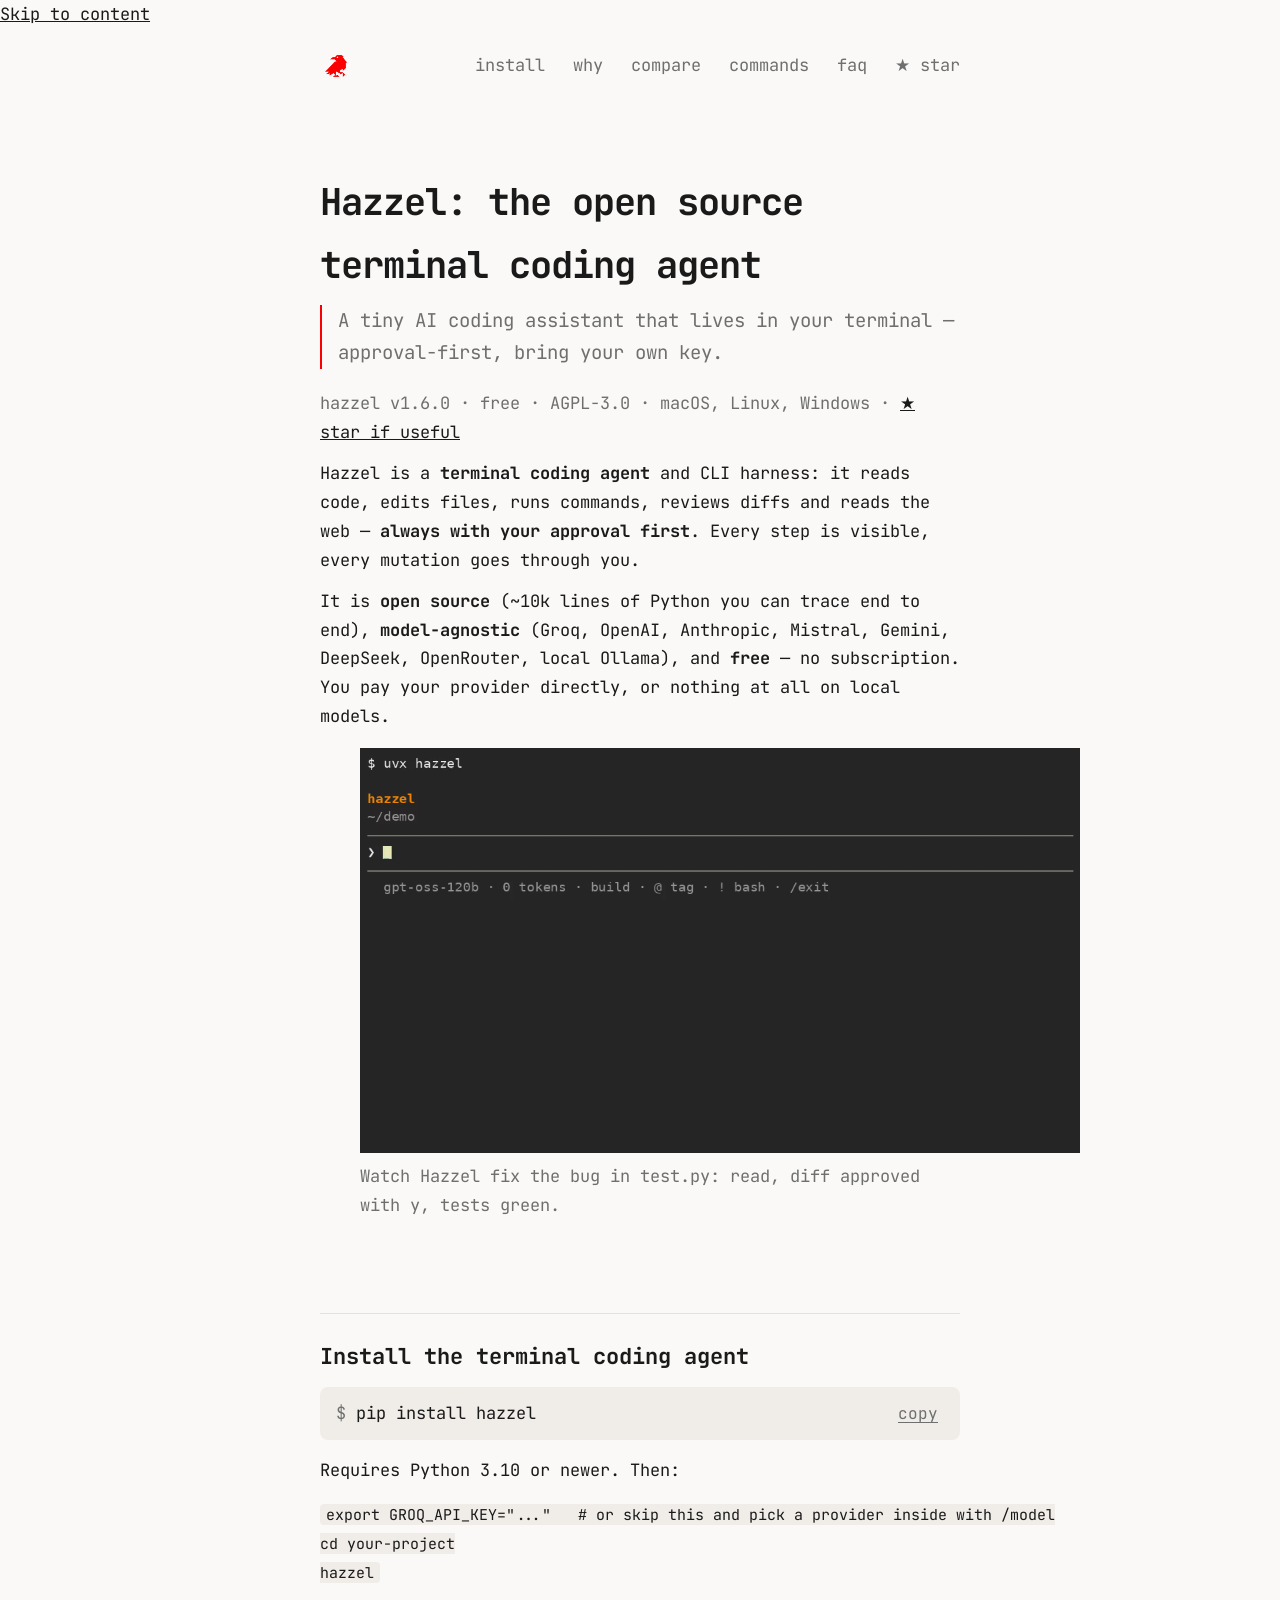
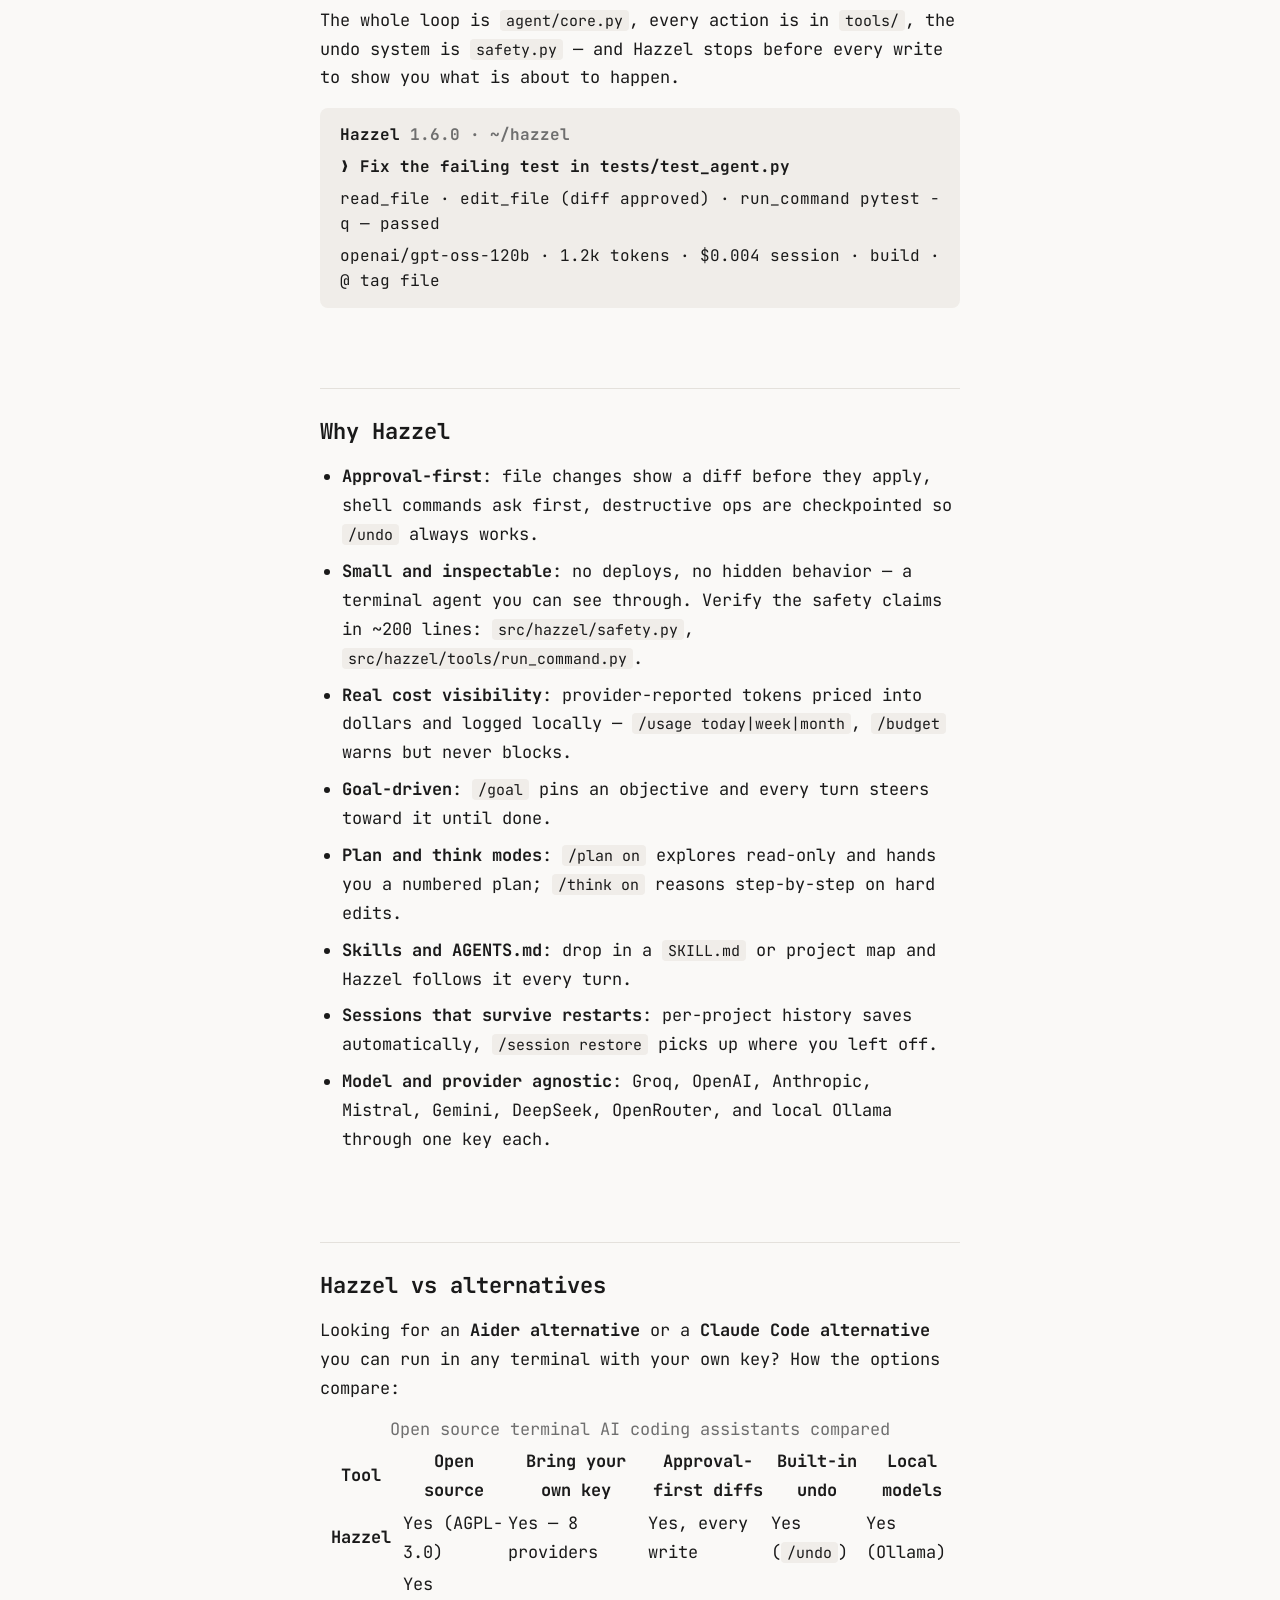
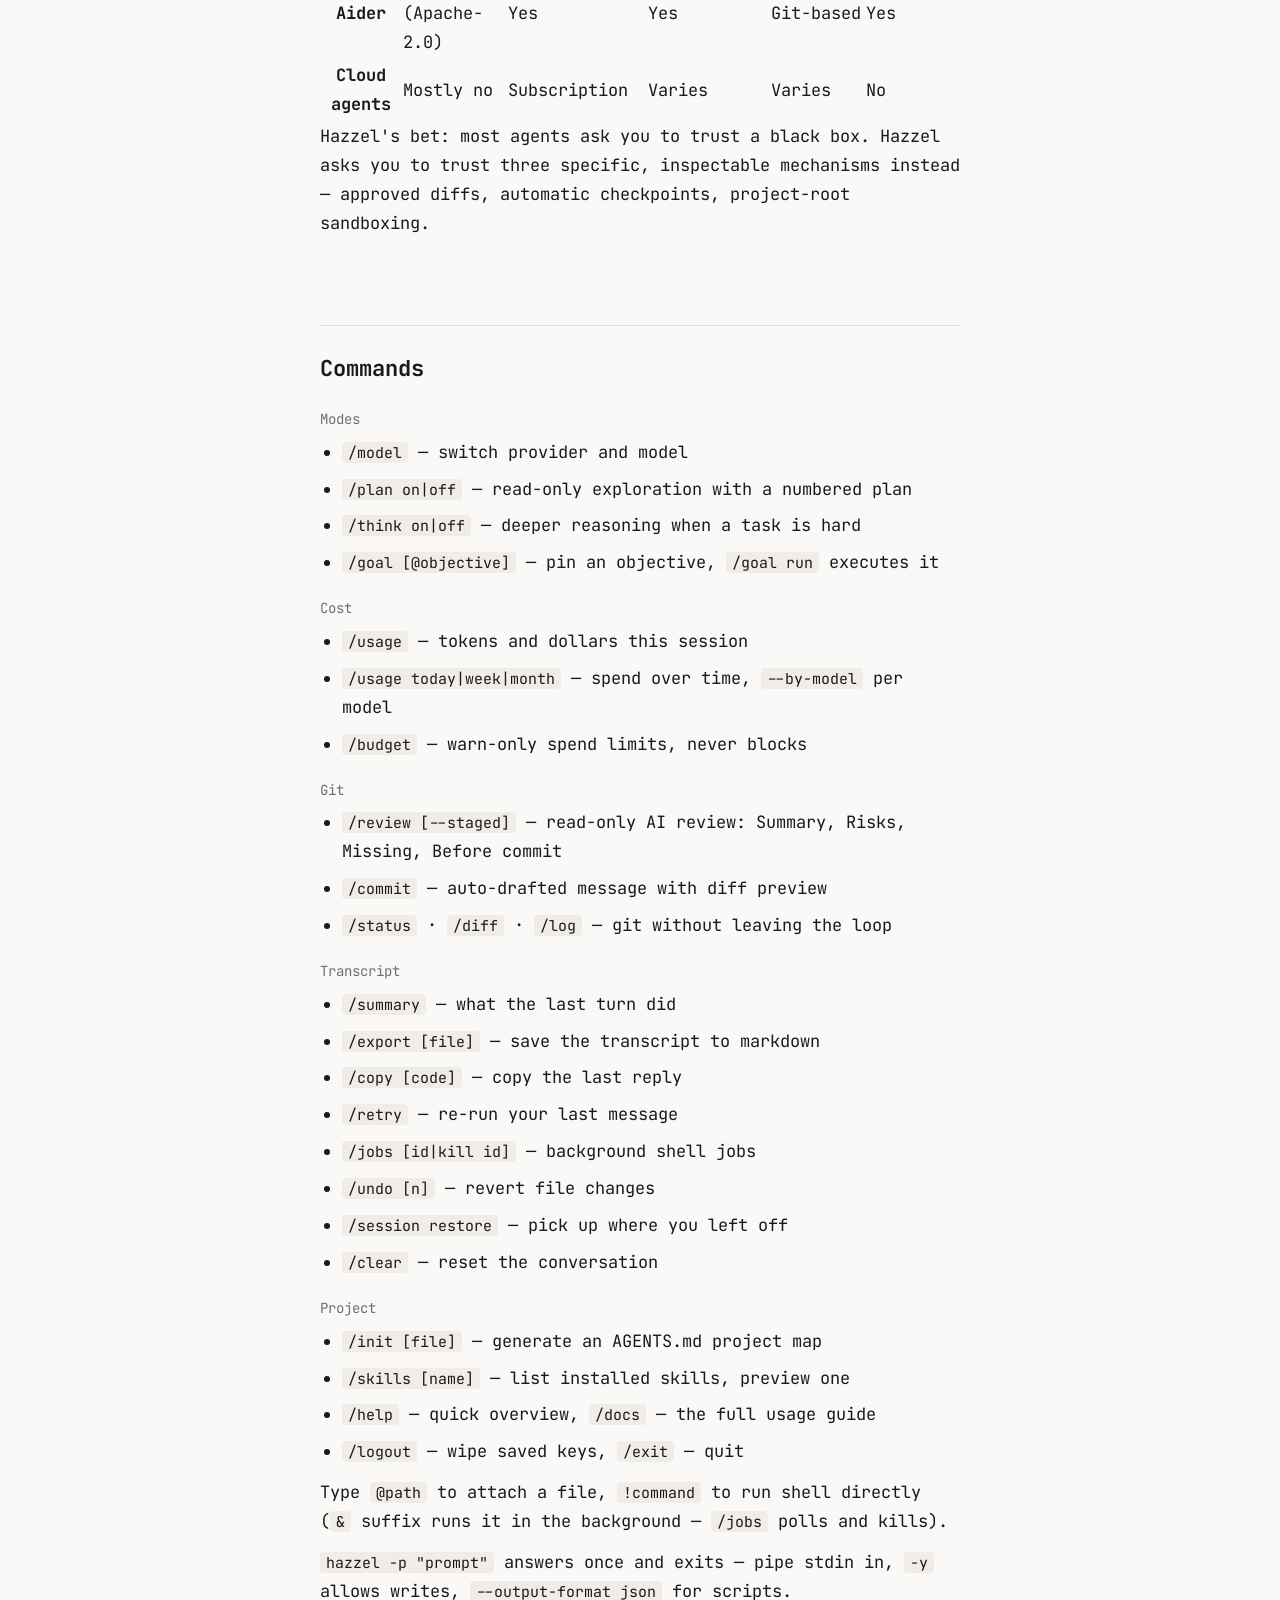
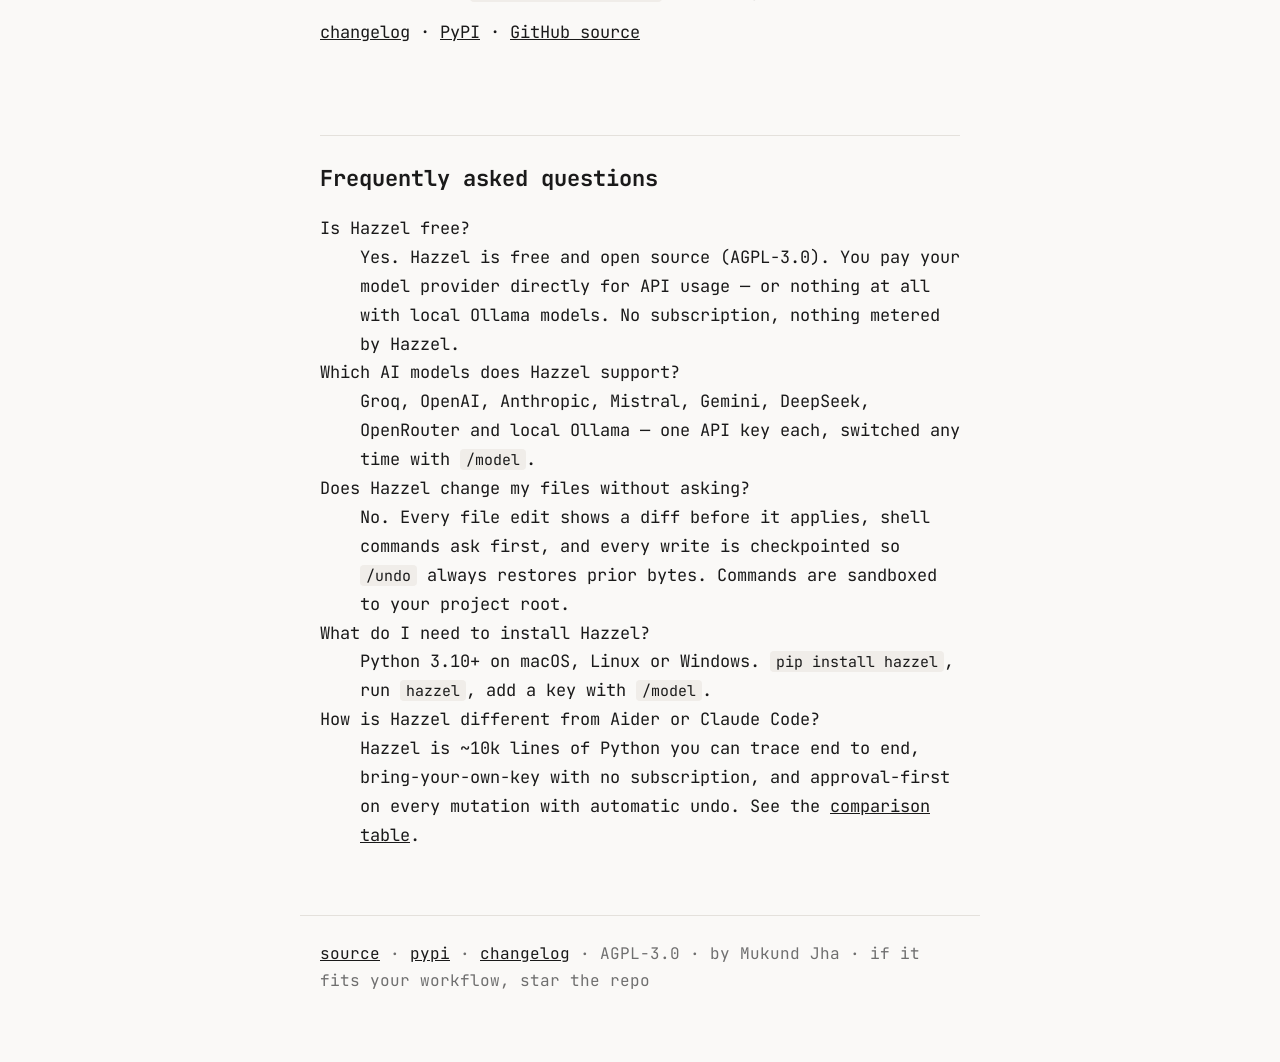
<file: site/index.html>
<!DOCTYPE html>
<html lang="en">
<head>
<meta charset="utf-8">
<meta name="viewport" content="width=device-width, initial-scale=1">
<title>Hazzel — Open Source Terminal Coding Agent</title>
<meta name="description" content="Hazzel is a free, open source AI coding agent for your terminal. Reads code, edits files, runs commands — approval-first, with your own API key.">
<link rel="canonical" href="https://mukundzha.github.io/hazzel/">
<meta name="robots" content="index, follow, max-image-preview:large">
<meta name="author" content="Mukund Jha">
<meta name="theme-color" content="#faf9f7">
<meta name="keywords" content="terminal coding agent, AI coding assistant, CLI coding agent, open source AI agent, bring your own key, aider alternative, claude code alternative, python coding agent, groq coding assistant">
<meta property="og:type" content="website">
<meta property="og:site_name" content="Hazzel">
<meta property="og:url" content="https://mukundzha.github.io/hazzel/">
<meta property="og:title" content="Hazzel — Open Source Terminal Coding Agent">
<meta property="og:description" content="A tiny coding agent in your terminal. Reads code, edits files, runs commands — every change approved by you first. Free, open source, bring your own key.">
<meta property="og:image" content="https://mukundzha.github.io/hazzel/og.png">
<meta property="og:image:width" content="1200">
<meta property="og:image:height" content="630">
<meta property="og:image:alt" content="Hazzel — open source terminal coding agent. pip install hazzel.">
<meta name="twitter:card" content="summary_large_image">
<meta name="twitter:title" content="Hazzel — Open Source Terminal Coding Agent">
<meta name="twitter:description" content="Tiny, approval-first AI coding agent for your terminal. Free, open source, bring your own key.">
<meta name="twitter:image" content="https://mukundzha.github.io/hazzel/og.png">
<link rel="icon" type="image/png" sizes="32x32" href="logo.png">
<link rel="apple-touch-icon" href="logo.png">
<link rel="preconnect" href="https://fonts.googleapis.com">
<link rel="preconnect" href="https://fonts.gstatic.com" crossorigin>
<link href="https://fonts.googleapis.com/css2?family=JetBrains+Mono:wght@400;500;700&display=swap" rel="stylesheet">
<link rel="stylesheet" href="styles.css">
<script type="application/ld+json">
{"@context":"https://schema.org","@type":"SoftwareApplication","name":"Hazzel","alternateName":"Hazzel terminal coding agent","applicationCategory":"DeveloperApplication","operatingSystem":["macOS","Linux","Windows"],"softwareVersion":"1.6.0","license":"https://www.gnu.org/licenses/agpl-3.0.html","isAccessibleForFree":true,"offers":{"@type":"Offer","price":"0","priceCurrency":"USD"},"author":{"@type":"Person","name":"Mukund Jha","url":"https://github.com/mukundzha"},"codeRepository":"https://github.com/mukundzha/hazzel","downloadUrl":"https://pypi.org/project/hazzel/","programmingLanguage":"Python","requirements":"Python 3.10 or newer","description":"Open source AI coding agent for the terminal. Reads code, edits files, runs commands, reviews diffs — approval-first, with your own API key (Groq, OpenAI, Anthropic, Mistral, Gemini, DeepSeek, OpenRouter, Ollama)."}
</script>
<script type="application/ld+json">
{"@context":"https://schema.org","@type":"FAQPage","mainEntity":[{"@type":"Question","name":"Is Hazzel free?","acceptedAnswer":{"@type":"Answer","text":"Yes. Hazzel is free and open source (AGPL-3.0). You pay your model provider directly for API usage — or nothing at all with local Ollama models. No subscription."}},{"@type":"Question","name":"Which AI models does Hazzel support?","acceptedAnswer":{"@type":"Answer","text":"Groq, OpenAI, Anthropic, Mistral, Gemini, DeepSeek, OpenRouter and local Ollama — one API key each, switched with /model."}},{"@type":"Question","name":"Does Hazzel change files without asking?","acceptedAnswer":{"@type":"Answer","text":"No. Every file edit shows a diff before it applies, shell commands ask first, and every write is checkpointed so /undo always restores prior bytes."}},{"@type":"Question","name":"What do I need to install Hazzel?","acceptedAnswer":{"@type":"Answer","text":"Python 3.10+ on macOS, Linux or Windows. pip install hazzel, run hazzel, add a key with /model."}},{"@type":"Question","name":"How is Hazzel different from Aider or Claude Code?","acceptedAnswer":{"@type":"Answer","text":"Hazzel is ~10k lines of Python you can trace end to end, bring-your-own-key with no subscription, and approval-first on every mutation with automatic undo checkpoints."}}]}
</script>
</head>
<body>
<a class="skip" href="#main">Skip to content</a>
<header class="nav">
  <a class="brand" href="https://mukundzha.github.io/hazzel/"><img src="logo.png" alt="Hazzel logo — open source terminal coding agent" width="34" height="34"></a>
  <nav aria-label="Primary">
    <a href="#install">install</a>
    <a href="#why">why</a>
    <a href="#compare">compare</a>
    <a href="#commands">commands</a>
    <a href="#faq">faq</a>
    <a href="https://github.com/mukundzha/hazzel">★ star</a>
  </nav>
</header>
<main id="main">
  <section aria-labelledby="hero">
    <h1 id="hero">Hazzel: the open source terminal coding agent</h1>
    <blockquote>A tiny AI coding assistant that lives in your terminal — approval-first, bring your own key.</blockquote>
    <p class="dim">hazzel v1.6.0 · free · AGPL-3.0 · macOS, Linux, Windows · <a href="https://github.com/mukundzha/hazzel">★ star if useful</a></p>
    <p>Hazzel is a <strong>terminal coding agent</strong> and CLI harness: it reads code, edits files, runs commands, reviews diffs and reads the web — <strong>always with your approval first</strong>. Every step is visible, every mutation goes through you.</p>
    <p>It is <strong>open source</strong> (~10k lines of Python you can trace end to end), <strong>model-agnostic</strong> (Groq, OpenAI, Anthropic, Mistral, Gemini, DeepSeek, OpenRouter, local Ollama), and <strong>free</strong> — no subscription. You pay your provider directly, or nothing at all on local models.</p>
    <figure class="demo">
      <img src="demo.gif" alt="Hazzel demo: ask it to fix the failing test in test.py — read, approve the edit with y, tests pass" width="720" height="405" loading="eager" fetchpriority="high">
      <figcaption class="dim">Watch Hazzel fix the bug in test.py: read, diff approved with y, tests green.</figcaption>
    </figure>
  </section>
  <section aria-labelledby="install">
    <h2 id="install">Install the terminal coding agent</h2>
    <div class="install">
      <code><span class="prompt">$ </span><span id="install-cmd">pip install hazzel</span></code>
      <button id="copy-btn" type="button">copy</button>
    </div>
    <p>Requires Python 3.10 or newer. Then:</p>
    <pre><code>export GROQ_API_KEY="..."   # or skip this and pick a provider inside with /model
cd your-project
hazzel</code></pre>
    <p>The whole loop is <code>agent/core.py</code>, every action is in <code>tools/</code>, the undo system is <code>safety.py</code> — and Hazzel stops before every write to show you what is about to happen.</p>
    <div class="turn" aria-label="Example session">
      <p class="turn-head">Hazzel <span class="dim">1.6.0 · ~/hazzel</span></p>
      <p class="turn-prompt">❯ Fix the failing test in tests/test_agent.py</p>
      <p class="turn-tools">read_file · edit_file (diff approved) · run_command pytest -q — passed</p>
      <p class="turn-meta">openai/gpt-oss-120b · 1.2k tokens · $0.004 session · build · @ tag file</p>
    </div>
  </section>
  <section aria-labelledby="why">
    <h2 id="why">Why Hazzel</h2>
    <ul>
      <li><strong>Approval-first</strong>: file changes show a diff before they apply, shell commands ask first, destructive ops are checkpointed so <code>/undo</code> always works.</li>
      <li><strong>Small and inspectable</strong>: no deploys, no hidden behavior — a terminal agent you can see through. Verify the safety claims in ~200 lines: <code>src/hazzel/safety.py</code>, <code>src/hazzel/tools/run_command.py</code>.</li>
      <li><strong>Real cost visibility</strong>: provider-reported tokens priced into dollars and logged locally — <code>/usage today|week|month</code>, <code>/budget</code> warns but never blocks.</li>
      <li><strong>Goal-driven</strong>: <code>/goal</code> pins an objective and every turn steers toward it until done.</li>
      <li><strong>Plan and think modes</strong>: <code>/plan on</code> explores read-only and hands you a numbered plan; <code>/think on</code> reasons step-by-step on hard edits.</li>
      <li><strong>Skills and AGENTS.md</strong>: drop in a <code>SKILL.md</code> or project map and Hazzel follows it every turn.</li>
      <li><strong>Sessions that survive restarts</strong>: per-project history saves automatically, <code>/session restore</code> picks up where you left off.</li>
      <li><strong>Model and provider agnostic</strong>: Groq, OpenAI, Anthropic, Mistral, Gemini, DeepSeek, OpenRouter, and local Ollama through one key each.</li>
    </ul>
  </section>
  <section aria-labelledby="compare">
    <h2 id="compare">Hazzel vs alternatives</h2>
    <p>Looking for an <strong>Aider alternative</strong> or a <strong>Claude Code alternative</strong> you can run in any terminal with your own key? How the options compare:</p>
    <div class="table-wrap">
    <table>
      <caption class="dim">Open source terminal AI coding assistants compared</caption>
      <thead>
        <tr><th scope="col">Tool</th><th scope="col">Open source</th><th scope="col">Bring your own key</th><th scope="col">Approval-first diffs</th><th scope="col">Built-in undo</th><th scope="col">Local models</th></tr>
      </thead>
      <tbody>
        <tr><th scope="row">Hazzel</th><td>Yes (AGPL-3.0)</td><td>Yes — 8 providers</td><td>Yes, every write</td><td>Yes (<code>/undo</code>)</td><td>Yes (Ollama)</td></tr>
        <tr><th scope="row">Aider</th><td>Yes (Apache-2.0)</td><td>Yes</td><td>Yes</td><td>Git-based</td><td>Yes</td></tr>
        <tr><th scope="row">Cloud agents</th><td>Mostly no</td><td>Subscription</td><td>Varies</td><td>Varies</td><td>No</td></tr>
      </tbody>
    </table>
    </div>
    <p>Hazzel's bet: most agents ask you to trust a black box. Hazzel asks you to trust three specific, inspectable mechanisms instead — approved diffs, automatic checkpoints, project-root sandboxing.</p>
  </section>
  <section aria-labelledby="commands">
    <h2 id="commands">Commands</h2>
    <p class="group">Modes</p>
    <ul>
      <li><code>/model</code> — switch provider and model</li>
      <li><code>/plan on|off</code> — read-only exploration with a numbered plan</li>
      <li><code>/think on|off</code> — deeper reasoning when a task is hard</li>
      <li><code>/goal [@objective]</code> — pin an objective, <code>/goal run</code> executes it</li>
    </ul>
    <p class="group">Cost</p>
    <ul>
      <li><code>/usage</code> — tokens and dollars this session</li>
      <li><code>/usage today|week|month</code> — spend over time, <code>--by-model</code> per model</li>
      <li><code>/budget</code> — warn-only spend limits, never blocks</li>
    </ul>
    <p class="group">Git</p>
    <ul>
      <li><code>/review [--staged]</code> — read-only AI review: Summary, Risks, Missing, Before commit</li>
      <li><code>/commit</code> — auto-drafted message with diff preview</li>
      <li><code>/status</code> · <code>/diff</code> · <code>/log</code> — git without leaving the loop</li>
    </ul>
    <p class="group">Transcript</p>
    <ul>
      <li><code>/summary</code> — what the last turn did</li>
      <li><code>/export [file]</code> — save the transcript to markdown</li>
      <li><code>/copy [code]</code> — copy the last reply</li>
      <li><code>/retry</code> — re-run your last message</li>
      <li><code>/jobs [id|kill id]</code> — background shell jobs</li>
      <li><code>/undo [n]</code> — revert file changes</li>
      <li><code>/session restore</code> — pick up where you left off</li>
      <li><code>/clear</code> — reset the conversation</li>
    </ul>
    <p class="group">Project</p>
    <ul>
      <li><code>/init [file]</code> — generate an AGENTS.md project map</li>
      <li><code>/skills [name]</code> — list installed skills, preview one</li>
      <li><code>/help</code> — quick overview, <code>/docs</code> — the full usage guide</li>
      <li><code>/logout</code> — wipe saved keys, <code>/exit</code> — quit</li>
    </ul>
    <p>Type <code>@path</code> to attach a file, <code>!command</code> to run shell directly (<code>&amp;</code> suffix runs it in the background — <code>/jobs</code> polls and kills).</p>
    <p><code>hazzel -p "prompt"</code> answers once and exits — pipe stdin in, <code>-y</code> allows writes, <code>--output-format json</code> for scripts.</p>
    <p><a href="https://github.com/mukundzha/hazzel/releases">changelog</a> · <a href="https://pypi.org/project/hazzel/">PyPI</a> · <a href="https://github.com/mukundzha/hazzel">GitHub source</a></p>
  </section>
  <section aria-labelledby="faq">
    <h2 id="faq">Frequently asked questions</h2>
    <dl>
      <div><dt>Is Hazzel free?</dt><dd>Yes. Hazzel is free and open source (AGPL-3.0). You pay your model provider directly for API usage — or nothing at all with local Ollama models. No subscription, nothing metered by Hazzel.</dd></div>
      <div><dt>Which AI models does Hazzel support?</dt><dd>Groq, OpenAI, Anthropic, Mistral, Gemini, DeepSeek, OpenRouter and local Ollama — one API key each, switched any time with <code>/model</code>.</dd></div>
      <div><dt>Does Hazzel change my files without asking?</dt><dd>No. Every file edit shows a diff before it applies, shell commands ask first, and every write is checkpointed so <code>/undo</code> always restores prior bytes. Commands are sandboxed to your project root.</dd></div>
      <div><dt>What do I need to install Hazzel?</dt><dd>Python 3.10+ on macOS, Linux or Windows. <code>pip install hazzel</code>, run <code>hazzel</code>, add a key with <code>/model</code>.</dd></div>
      <div><dt>How is Hazzel different from Aider or Claude Code?</dt><dd>Hazzel is ~10k lines of Python you can trace end to end, bring-your-own-key with no subscription, and approval-first on every mutation with automatic undo. See the <a href="#compare">comparison table</a>.</dd></div>
    </dl>
  </section>
</main>
<footer>
  <p><a href="https://github.com/mukundzha/hazzel">source</a> · <a href="https://pypi.org/project/hazzel/">pypi</a> · <a href="https://github.com/mukundzha/hazzel/releases">changelog</a> · AGPL-3.0 · by Mukund Jha · if it fits your workflow, star the repo</p>
</footer>
<script src="script.js" defer></script>
</body>
</html>
</file>
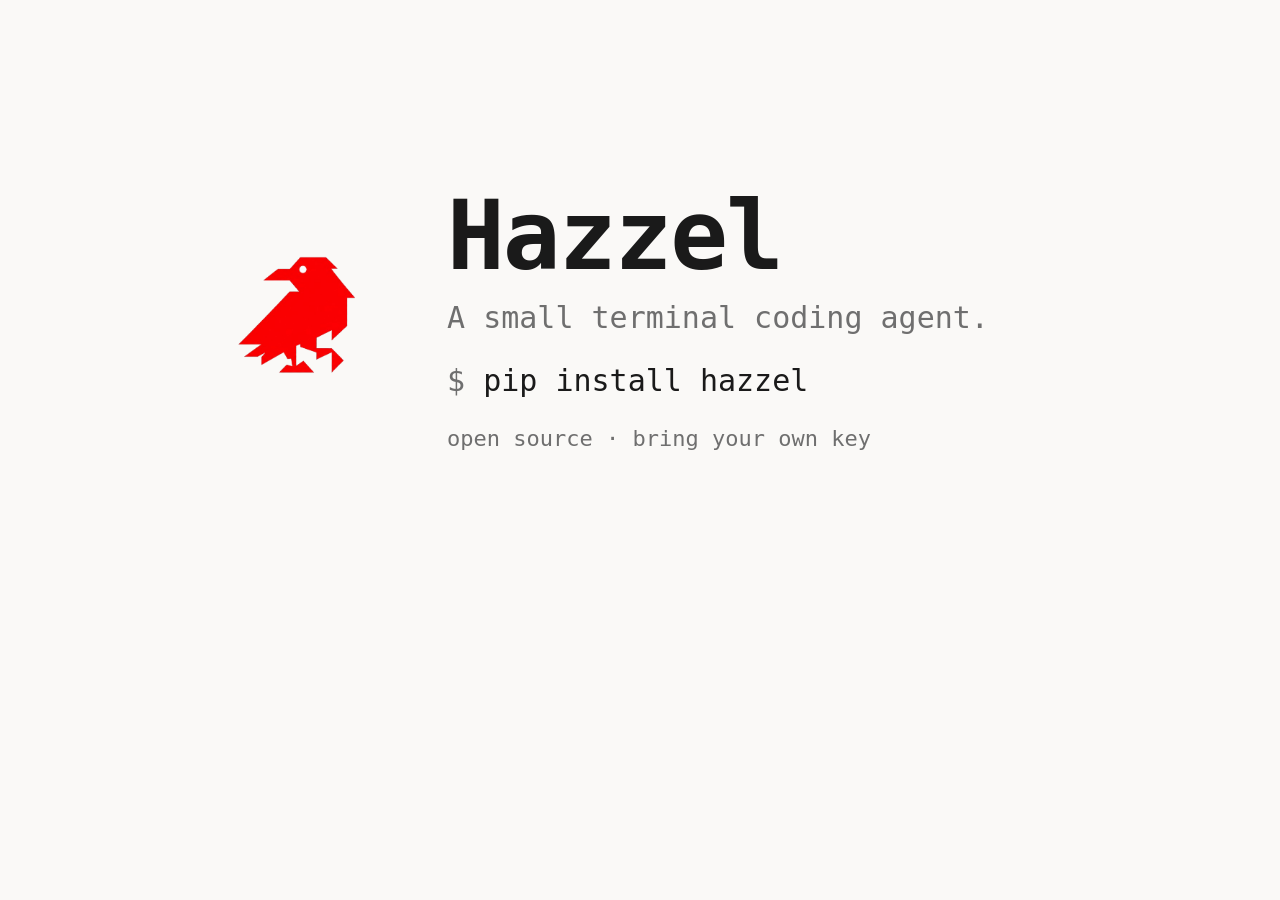
<file: site/thumbnail.html>
<!DOCTYPE html>
<html><head><meta charset="utf-8">
<style>
  * { margin: 0; padding: 0; box-sizing: border-box; }
  body {
    width: 1200px; height: 630px;
    background: #faf9f7; color: #1a1a1a;
    font-family: "JetBrains Mono", ui-monospace, Menlo, Consolas, monospace;
    display: flex; align-items: center; justify-content: center;
  }
  .card { display: flex; align-items: center; gap: 56px; }
  .card img { width: 180px; height: 180px; }
  h1 { font-size: 96px; letter-spacing: -2px; }
  .tag { font-size: 30px; color: #6f6f6f; margin: 8px 0 28px; }
  .cmd { font-size: 30px; }
  .cmd .p { color: #6f6f6f; }
  .cmd .r { color: #fa0002; font-weight: bold; }
  .meta { font-size: 22px; color: #6f6f6f; margin-top: 28px; }
</style></head>
<body><div class="card">
<img src="[data-uri]" alt="">
<div>
<h1>Hazzel</h1>
<div class="tag">A small terminal coding agent.</div>
<div class="cmd"><span class="p">$ </span>pip install hazzel</div>
<div class="meta">open source &middot; bring your own key</div>
</div></div></body></html>
</file>
<file: site/styles.css>
:root {
  --bg: #faf9f7;
  --fg: #1a1a1a;
  --dim: #6f6f6f;
  --line: #e4e1dc;
  --accent: #fa0002;
  --code-bg: #f0ede9;
  --mono: "JetBrains Mono", ui-monospace, SFMono-Regular, Menlo, Consolas, monospace;
}

* { box-sizing: border-box; }

::selection { background: var(--accent); color: #fff; }
html:not(.has-scroll-smooth) { scroll-behavior: smooth; }

body {
  margin: 0;
  background: var(--bg);
  color: var(--fg);
  font: 17px/1.7 var(--mono);
}

main, .nav, footer {
  max-width: 680px;
  margin: 0 auto;
  padding: 0 20px;
}

a { color: var(--fg); }
a:hover { color: var(--accent); }

code {
  font-family: var(--mono);
  font-size: 0.88em;
  background: var(--code-bg);
  border: 0;
  border-radius: 4px;
  padding: 1px 6px;
}

.nav {
  display: flex;
  justify-content: space-between;
  align-items: center;
  padding-top: 20px;
  padding-bottom: 20px;
}

.nav nav a {
  margin-left: 18px;
  color: var(--dim);
  text-decoration: none;
  font-size: 17px;
}

.nav nav a:hover { color: var(--fg); }

.brand {
  display: flex;
  align-items: center;
  text-decoration: none;
}

.brand img { width: 34px; height: 34px; }

h1 {
  font-size: 37px;
  margin: 40px 0 8px;
  letter-spacing: -1px;
}

blockquote {
  margin: 0 0 20px;
  padding: 0 0 0 16px;
  color: var(--dim);
  font-size: 19px;
  border-left: 2px solid var(--accent);
}

h2 {
  font-size: 22px;
  margin: 40px 0 12px;
  padding-top: 24px;
  border-top: 1px solid var(--line);
}

p { margin: 0 0 12px; }

.install {
  display: flex;
  align-items: center;
  gap: 10px;
  background: var(--code-bg);
  border: 0;
  border-radius: 8px;
  padding: 12px 16px;
  margin: 0 0 16px;
  overflow-x: auto;
}

.install code {
  flex: 1;
  border: 0;
  background: none;
  padding: 0;
  font-size: 17px;
  white-space: nowrap;
}

.install button {
  background: none;
  border: 0;
  color: var(--dim);
  font: 16px var(--mono);
  padding: 4px 6px;
  cursor: pointer;
  text-decoration: underline;
  text-underline-offset: 3px;
}

.install button:hover { color: var(--fg); }
.install button:focus-visible, a:focus-visible { outline: 1px solid var(--accent); outline-offset: 2px; }
.prompt { color: var(--dim); user-select: none; }

ul, ol { padding-left: 22px; margin: 0 0 12px; }
li { margin-bottom: 8px; }
.group { color: var(--dim); font-size: 14px; margin: 20px 0 6px; }

.turn {
  background: var(--code-bg);
  border: 0;
  border-radius: 8px;
  padding: 14px 20px;
  margin: 16px 0 4px;
  font-size: 16px;
  line-height: 1.6;
}

.turn p { margin: 0 0 6px; }
.turn p:last-child { margin-bottom: 0; }
.turn-prompt { font-weight: 700; }
.turn-head { font-weight: 700; }
.dot { color: var(--accent); }
.dim { color: var(--dim); }

section { padding: 28px 0 8px; }

footer {
  padding: 24px 20px 56px;
  margin-top: 40px;
  border-top: 1px solid var(--line);
}
footer p { color: var(--dim); font-size: 16px; }

@media (max-width: 560px) {
  h1 { font-size: 44px; }
  .nav nav a { margin-left: 12px; }
}
</file>
